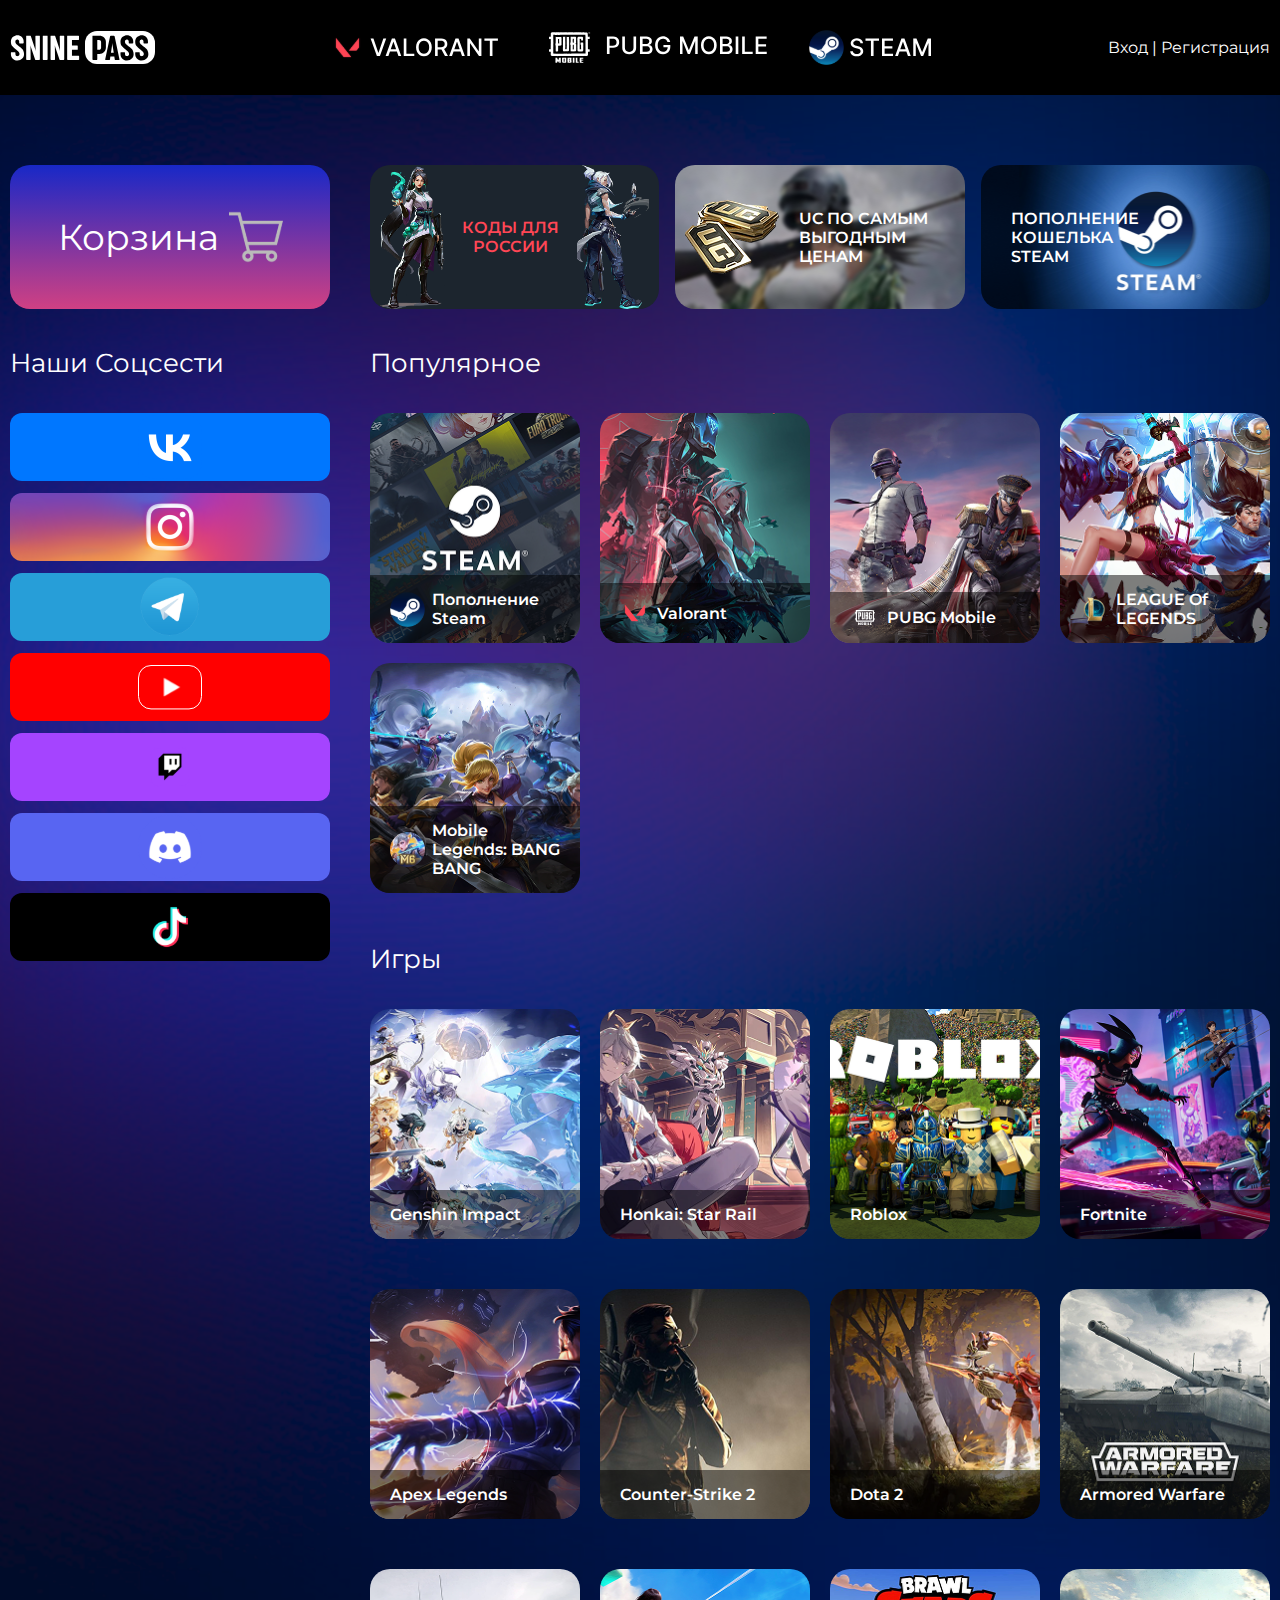
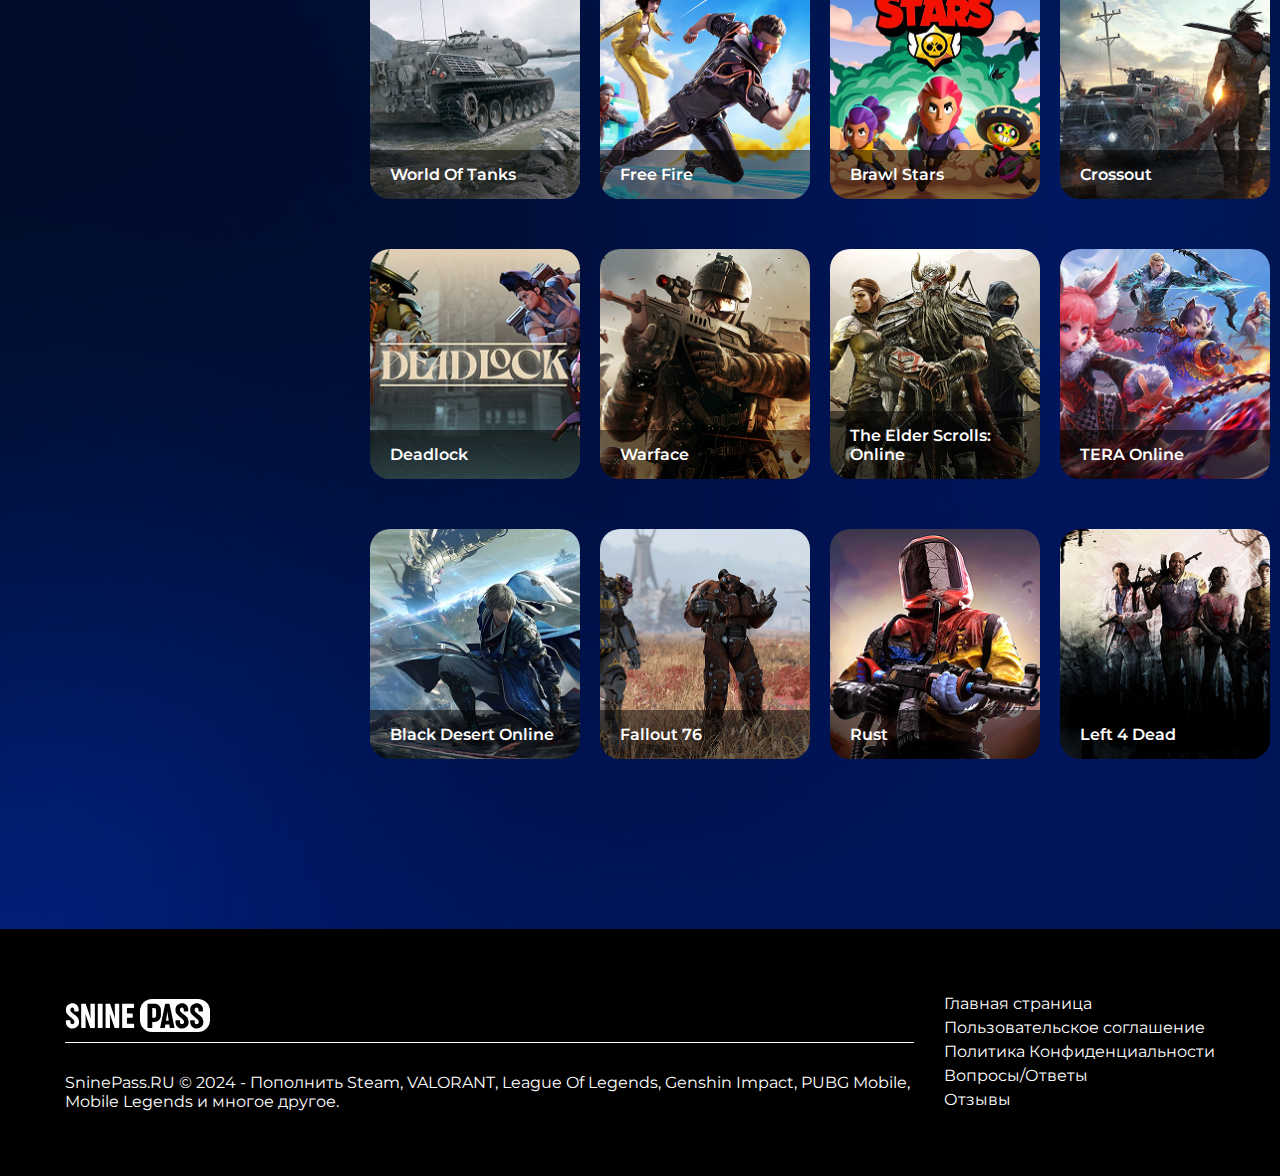
<file: index.html>
<!doctype html>
<html lang="ru">
<head>
    <meta charset="UTF-8">
    <meta name="viewport" content="width=device-width, user-scalable=no, initial-scale=1.0, maximum-scale=1.0, minimum-scale=1.0">
    <meta http-equiv="X-UA-Compatible" content="ie=edge">
    <title>SninePass</title>
    <link rel="preconnect" href="https://fonts.googleapis.com">
    <link rel="preconnect" href="https://fonts.gstatic.com" crossorigin>
    <link href="https://fonts.googleapis.com/css2?family=Montserrat:ital,wght@0,100..900;1,100..900&family=Oswald:wght@200..700&display=swap" rel="stylesheet">
    <link rel="stylesheet" href="./style.css">
</head>
<body>
    <div class="wrapper">
        <header class="header">
            <div class="container">
                <div class="header__root">

                    <div class="header__mobile">
                        <div class="header__burger-button">
                            <img src="./assets/icons/burger.svg" alt="burger">
                        </div>

                        <a href="./index.html" class="header__logo--mobile">
                            <img src="./assets/logo-mobile.svg" alt="logo">
                        </a>
                    </div>

                    <a href="./index.html" class="header__logo">
                        <img src="./assets/logo.svg" alt="logo">
                    </a>

                    <div class="header__banners">
                        <img src="./assets/img/valorant.svg" alt="header-banner" class="header__banner">
                        <img src="./assets/img/pubg-mobile.svg" alt="header-banner" class="header__banner">
                        <img src="./assets/img/steam.svg" alt="header-banner" class="header__banner">
                    </div>

                    <div class="header__auth">Вход | Регистрация</div>

                    <div class="header__basket">
                        <img src="./assets/icons/basket.svg" alt="logo">
                    </div>
                </div>
            </div>
        </header>

        <main class="main">
            <div class="container">
                <div class="layout">
                    <div class="sidebar">
                        <div class="sidebar__content">
                            <a href="./basket.html" class="sidebar__basket-card">
                                Корзина
                                <img src="./assets/icons/basket.svg" alt="basket" class="sidebar__basket-img">
                            </a>

                            <h1 class="sidebar__title">Наши Соцсести</h1>

                            <div class="sidebar__banners">
                               <div class="sidebar__banner vk">
                                   <img src="./assets/icons/vk.svg" alt="vk" class="sidebar__banner-img">
                               </div>

                                <div class="sidebar__banner instagram">
                                    <img src="./assets/icons/instagram.svg" alt="instagram" class="sidebar__banner-img">
                                </div>

                                <div class="sidebar__banner telegram">
                                    <img src="./assets/icons/telegram.svg" alt="telegram" class="sidebar__banner-img">
                                </div>

                                <div class="sidebar__banner youtube">
                                    <img src="./assets/icons/youtube.svg" alt="youtube" class="sidebar__banner-img">
                                </div>

                                <div class="sidebar__banner twitch">
                                    <img src="./assets/icons/twitch.svg" alt="twitch" class="sidebar__banner-img">
                                </div>

                                <div class="sidebar__banner discord">
                                    <img src="./assets/icons/discord.svg" alt="discord" class="sidebar__banner-img">
                                </div>

                                <div class="sidebar__banner tiktok">
                                    <img src="./assets/icons/tiktok.svg" alt="tiktok" class="sidebar__banner-img">
                                </div>
                            </div>
                        </div>
                    </div>
                    <div class="content">
                        <div class="content__head-banners">
                            <a href="./catalog.html" class="content__head-banner codes">
                                <img src="./assets/img/sage.png" alt="sage" class="content__banner-codes-left-img">
                                <span>Коды для России</span>
                                <img src="./assets/img/jett.png" alt="jett" class="content__banner-codes-right-img">
                            </a>

                            <a class="content__head-banner benefit">
                                <div class="content__head-banner-benefit">
                                    <img src="./assets/img/money.png" alt="sage" class="content__banner-benefit">
                                    <span>Uc по самым выгодным ценам</span>
                                </div>
                            </a>

                            <a class="content__head-banner steam">
                                <span>Пополнение кошелька Steam</span>
                            </a>
                        </div>

                        <h1 class="content__title">Популярное</h1>

                        <div class="content__popular-list" id="popular-list-container"></div>

                        <h1 class="content__title">Игры</h1>

                        <div class="content__game-list" id="game-list-container"></div>
                    </div>
                </div>
            </div>
        </main>

        <footer class="footer">
            <div class="container">
                <div class="footer__root">
                    <div class="footer__info">
                        <div class="footer__logo-wrap">
                            <img src="./assets/logo.svg" alt="logo" class="footer__logo">
                        </div>

                        <p class="footer__copyright">SninePass.RU © 2024 - Пополнить Steam, VALORANT, League Of Legends, Genshin Impact, PUBG Mobile, Mobile Legends и многое другое.</p>
                    </div>

                    <div class="footer__menu">
                        <ul class="footer__menu-list">
                            <li class="footer__menu-item">Главная страница</li>
                            <li class="footer__menu-item">Пользовательское соглашение</li>
                            <li class="footer__menu-item">Политика Конфиденциальности</li>
                            <li class="footer__menu-item">Вопросы/Ответы</li>
                            <li class="footer__menu-item">Отзывы</li>
                        </ul>
                    </div>
                </div>
            </div>
        </footer>
    </div>
    <script src="./main.js"></script>
</body>
</html>
</file>
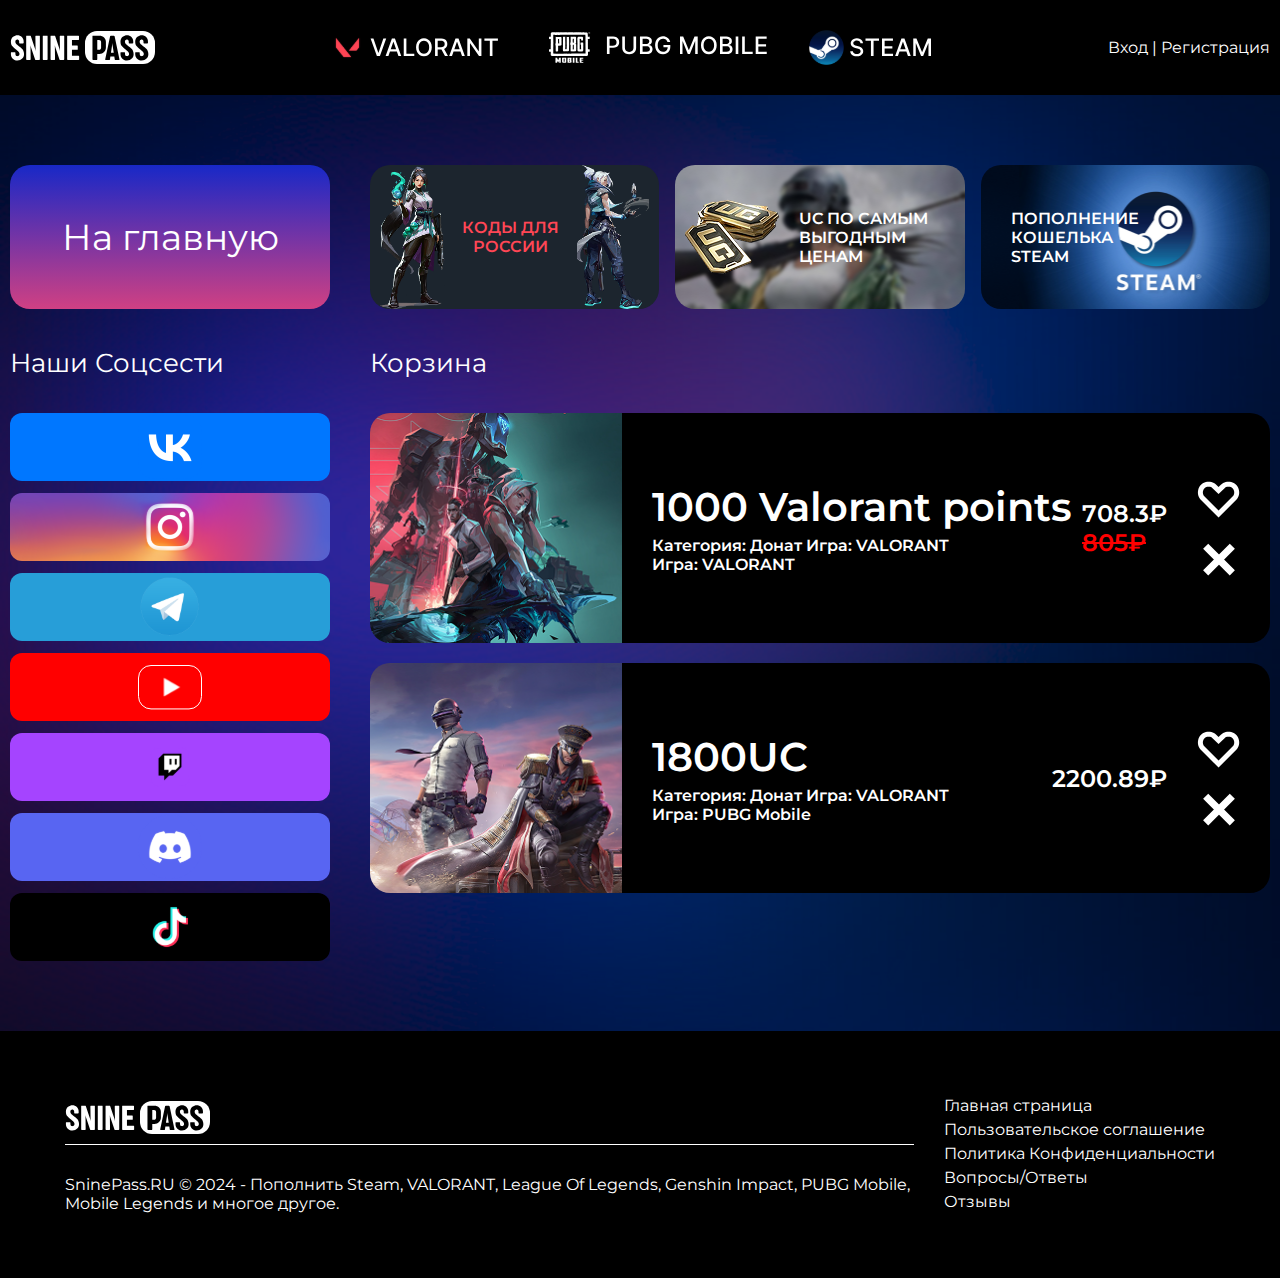
<file: basket.html>
<!doctype html>
<html lang="ru">
<head>
    <meta charset="UTF-8">
    <meta name="viewport" content="width=device-width, user-scalable=no, initial-scale=1.0, maximum-scale=1.0, minimum-scale=1.0">
    <meta http-equiv="X-UA-Compatible" content="ie=edge">
    <title>SninePass</title>
    <link rel="preconnect" href="https://fonts.googleapis.com">
    <link rel="preconnect" href="https://fonts.gstatic.com" crossorigin>
    <link href="https://fonts.googleapis.com/css2?family=Montserrat:ital,wght@0,100..900;1,100..900&family=Oswald:wght@200..700&display=swap" rel="stylesheet">
    <link rel="stylesheet" href="./style.css">
</head>
<body>
<div class="wrapper">
    <header class="header">
        <div class="container">
            <div class="header__root">

                <div class="header__mobile">
                    <div class="header__burger-button">
                        <img src="./assets/icons/burger.svg" alt="burger">
                    </div>

                    <a href="./index.html" class="header__logo--mobile">
                        <img src="./assets/logo-mobile.svg" alt="logo">
                    </a>
                </div>

                <a href="./index.html" class="header__logo">
                    <img src="./assets/logo.svg" alt="logo">
                </a>

                <div class="header__banners">
                    <img src="./assets/img/valorant.svg" alt="header-banner" class="header__banner">
                    <img src="./assets/img/pubg-mobile.svg" alt="header-banner" class="header__banner">
                    <img src="./assets/img/steam.svg" alt="header-banner" class="header__banner">
                </div>

                <div class="header__auth">Вход | Регистрация</div>

                <div class="header__basket">
                    <img src="./assets/icons/basket.svg" alt="logo">
                </div>
            </div>
        </div>
    </header>

    <main class="main">
        <div class="container">
            <div class="layout">
                <div class="sidebar">
                    <div class="sidebar__content">
                        <a href="index.html" class="sidebar__basket-card">
                            На главную
                        </a>

                        <h1 class="sidebar__title">Наши Соцсести</h1>

                        <div class="sidebar__banners">
                            <div class="sidebar__banner vk">
                                <img src="./assets/icons/vk.svg" alt="vk" class="sidebar__banner-img">
                            </div>

                            <div class="sidebar__banner instagram">
                                <img src="./assets/icons/instagram.svg" alt="instagram" class="sidebar__banner-img">
                            </div>

                            <div class="sidebar__banner telegram">
                                <img src="./assets/icons/telegram.svg" alt="telegram" class="sidebar__banner-img">
                            </div>

                            <div class="sidebar__banner youtube">
                                <img src="./assets/icons/youtube.svg" alt="youtube" class="sidebar__banner-img">
                            </div>

                            <div class="sidebar__banner twitch">
                                <img src="./assets/icons/twitch.svg" alt="twitch" class="sidebar__banner-img">
                            </div>

                            <div class="sidebar__banner discord">
                                <img src="./assets/icons/discord.svg" alt="discord" class="sidebar__banner-img">
                            </div>

                            <div class="sidebar__banner tiktok">
                                <img src="./assets/icons/tiktok.svg" alt="tiktok" class="sidebar__banner-img">
                            </div>
                        </div>
                    </div>
                </div>
                <div class="content">
                    <div class="content__head-banners">
                        <a href="./catalog.html" class="content__head-banner codes">
                            <img src="./assets/img/sage.png" alt="sage" class="content__banner-codes-left-img">
                            <span>Коды для России</span>
                            <img src="./assets/img/jett.png" alt="jett" class="content__banner-codes-right-img">
                        </a>

                        <div class="content__head-banner benefit">
                            <div class="content__head-banner-benefit">
                                <img src="./assets/img/money.png" alt="sage" class="content__banner-benefit">
                                <span>Uc по самым выгодным ценам</span>
                            </div>
                        </div>

                        <div class="content__head-banner steam">
                            <span>Пополнение кошелька Steam</span>
                        </div>
                    </div>

                    <h1 class="content__title">Корзина</h1>

                    <ul class="content__basket-list" id="basket-list-container">
                        <li class="content__basket-item">
                            <a class="basket-card">
                                <img src="./assets/img/card-valorant-back.png" alt="valorant" class="basket-card__img">
                                <div class="basket-card__content">
                                    <div class="basket-card__info">
                                        <span class="basket-card__points">1000 Valorant points</span>
                                        <span class="basket-card__category">Категория: Донат Игра: VALORANT</span>
                                        <span class="basket-card__game">Игра: VALORANT</span>
                                    </div>

                                    <div class="basket-card__right">
                                        <div class="basket-card__price">
                                            <span class="basket-card__new-price">708.3₽</span>
                                            <span class="basket-card__old-price">805₽</span>
                                        </div>

                                        <div class="basket-card__actions">
                                            <img src="./assets/icons/like.svg" alt="like" class="basket-card__like">
                                            <img src="./assets/icons/close.svg" alt="like" class="basket-card__delete">
                                        </div>
                                    </div>
                                </div>
                            </a>

                            <a class="basket-card-mobile valorant">
                                <img src="./assets/icons/like.svg" alt="like" class="catalog-card__basket">
                                <p class="catalog-card__content">1000VP</p>
                                <div class="catalog-card__bottom">
                                    <div class="basket-card__price">
                                        <span class="basket-card__new-price">708.3₽</span>
                                        <span class="basket-card__old-price">805₽</span>
                                    </div>
                                    <img src="./assets/icons/close.svg" alt="russian" class="basket-card__delete">
                                </div>
                            </a>
                        </li>

                        <li class="content__basket-item">
                            <a class="basket-card">
                                <img src="./assets/img/card-pubg-mobile-back.png" alt="valorant" class="basket-card__img">
                                <div class="basket-card__content">
                                    <div class="basket-card__info">
                                        <span class="basket-card__points">1800UC</span>
                                        <span class="basket-card__category">Категория: Донат Игра: VALORANT</span>
                                        <span class="basket-card__game">Игра: PUBG Mobile</span>
                                    </div>

                                    <div class="basket-card__right">
                                        <div class="basket-card__price">
                                            <span class="basket-card__new-price">2200.89₽</span>
                                        </div>

                                        <div class="basket-card__actions">
                                            <img src="./assets/icons/like.svg" alt="like" class="basket-card__like">
                                            <img src="./assets/icons/close.svg" alt="like" class="basket-card__delete">
                                        </div>
                                    </div>
                                </div>

                                <a class="basket-card-mobile pubg">
                                    <img src="./assets/icons/like.svg" alt="like" class="catalog-card__basket">
                                    <p class="catalog-card__content">1800UC</p>
                                    <div class="catalog-card__bottom">
                                        <div class="basket-card__price">
                                            <span class="basket-card__new-price">2200.89₽</span>
                                        </div>
                                        <img src="./assets/icons/close.svg" alt="russian" class="basket-card__delete">
                                    </div>
                                </a>
                            </a>
                        </li>
                    </ul>
                </div>
            </div>
        </div>
    </main>

    <footer class="footer">
        <div class="container">
            <div class="footer__root">
                <div class="footer__info">
                    <div class="footer__logo-wrap">
                        <img src="./assets/logo.svg" alt="logo" class="footer__logo">
                    </div>

                    <p class="footer__copyright">SninePass.RU © 2024 - Пополнить Steam, VALORANT, League Of Legends, Genshin Impact, PUBG Mobile, Mobile Legends и многое другое.</p>
                </div>

                <div class="footer__menu">
                    <ul class="footer__menu-list">
                        <li class="footer__menu-item">Главная страница</li>
                        <li class="footer__menu-item">Пользовательское соглашение</li>
                        <li class="footer__menu-item">Политика Конфиденциальности</li>
                        <li class="footer__menu-item">Вопросы/Ответы</li>
                        <li class="footer__menu-item">Отзывы</li>
                    </ul>
                </div>
            </div>
        </div>
    </footer>
</div>
<script src="./main.js"></script>
</body>
</html>
</file>
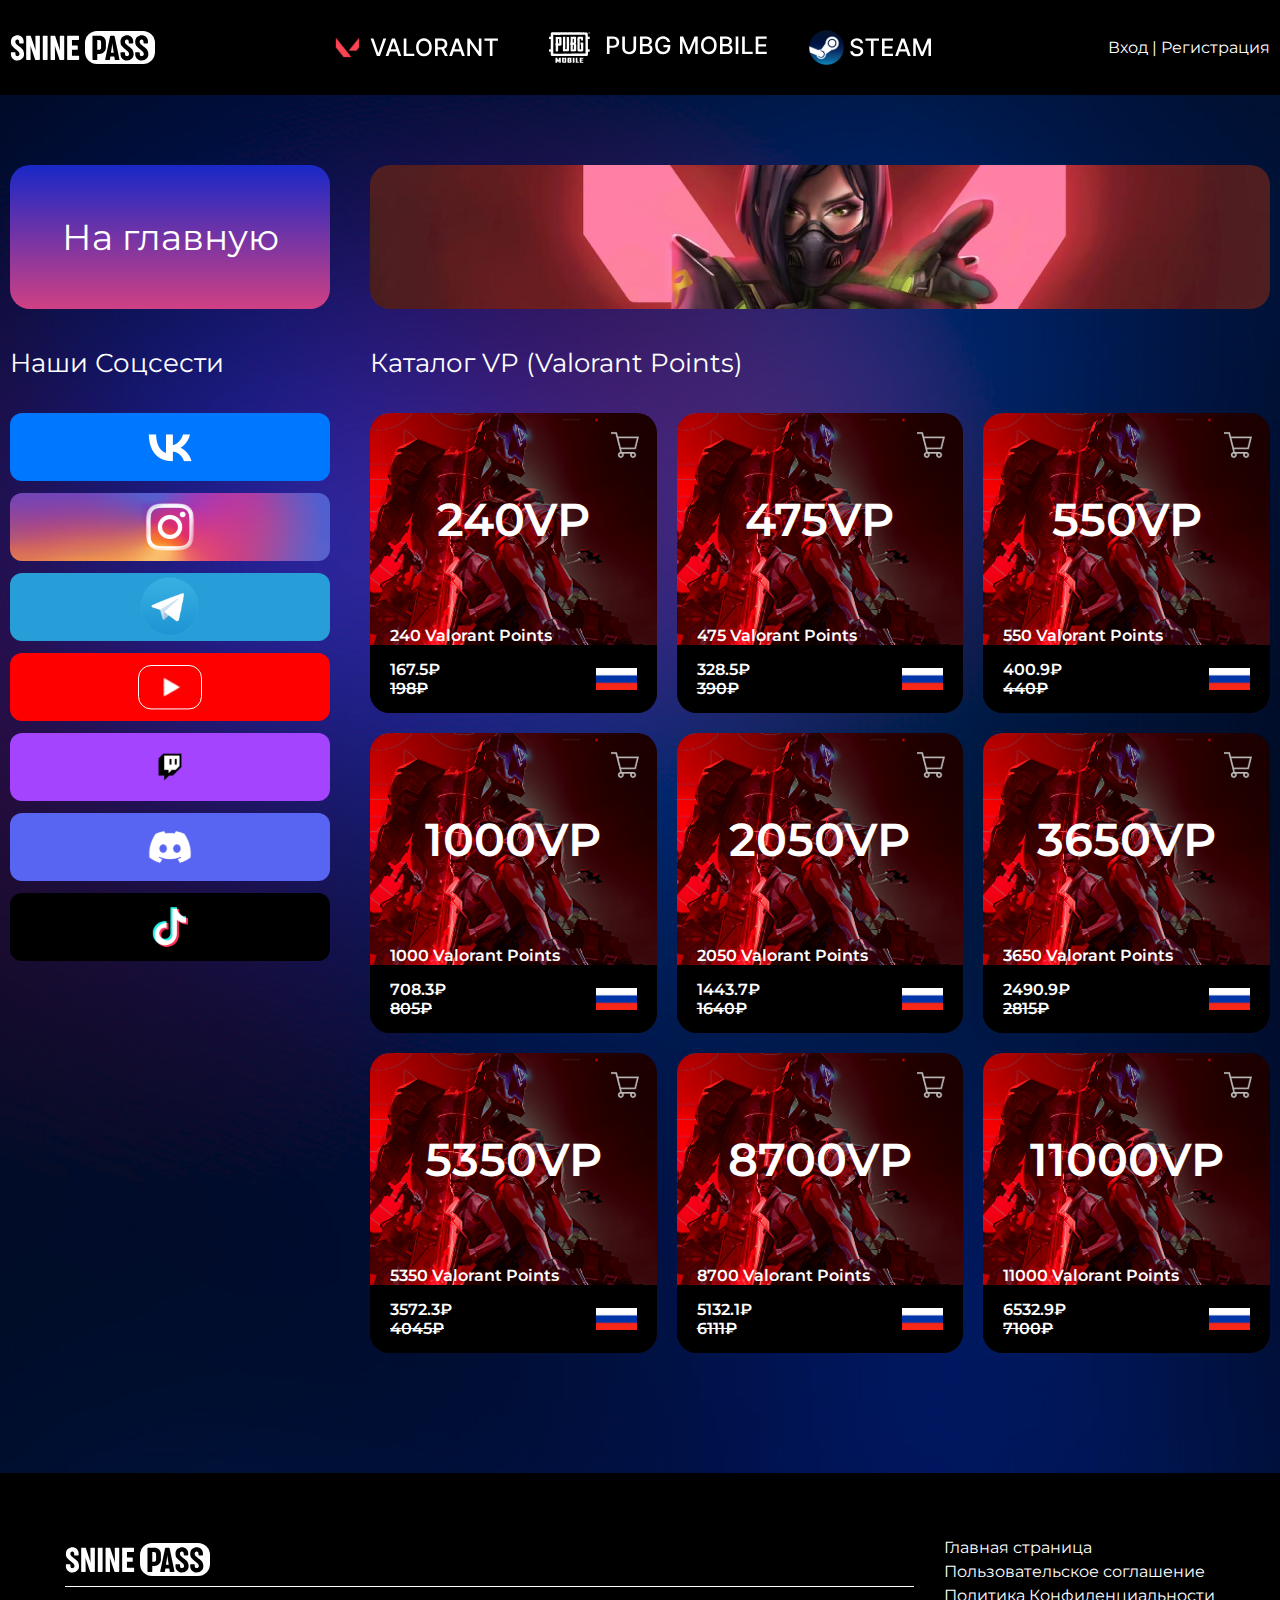
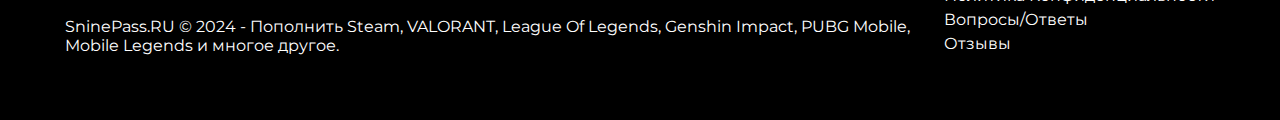
<file: catalog.html>
<!doctype html>
<html lang="ru">
<head>
    <meta charset="UTF-8">
    <meta name="viewport" content="width=device-width, user-scalable=no, initial-scale=1.0, maximum-scale=1.0, minimum-scale=1.0">
    <meta http-equiv="X-UA-Compatible" content="ie=edge">
    <title>SninePass</title>
    <link rel="preconnect" href="https://fonts.googleapis.com">
    <link rel="preconnect" href="https://fonts.gstatic.com" crossorigin>
    <link href="https://fonts.googleapis.com/css2?family=Montserrat:ital,wght@0,100..900;1,100..900&family=Oswald:wght@200..700&display=swap" rel="stylesheet">
    <link rel="stylesheet" href="style.css">
</head>
<body>
<div class="wrapper">
    <header class="header">
        <div class="container">
            <div class="header__root">

                <div class="header__mobile">
                    <div class="header__burger-button">
                        <img src="assets/icons/burger.svg" alt="burger">
                    </div>

                    <a href="./index.html" class="header__logo--mobile">
                        <img src="assets/logo-mobile.svg" alt="logo">
                    </a>
                </div>

                <a href="./index.html" class="header__logo">
                    <img src="./assets/logo.svg" alt="logo">
                </a>

                <div class="header__banners">
                    <img src="assets/img/valorant.svg" alt="header-banner" class="header__banner">
                    <img src="assets/img/pubg-mobile.svg" alt="header-banner" class="header__banner">
                    <img src="assets/img/steam.svg" alt="header-banner" class="header__banner">
                </div>

                <div class="header__auth">Вход | Регистрация</div>

                <div class="header__basket">
                    <img src="assets/icons/basket.svg" alt="logo">
                </div>
            </div>
        </div>
    </header>

    <main class="main">
        <div class="container">
            <div class="layout">
                <div class="sidebar">
                    <div class="sidebar__content">
                        <a href="index.html" class="sidebar__basket-card">
                            На главную
                        </a>

                        <h1 class="sidebar__title">Наши Соцсести</h1>

                        <div class="sidebar__banners">
                            <div class="sidebar__banner vk">
                                <img src="assets/icons/vk.svg" alt="vk" class="sidebar__banner-img">
                            </div>

                            <div class="sidebar__banner instagram">
                                <img src="assets/icons/instagram.svg" alt="instagram" class="sidebar__banner-img">
                            </div>

                            <div class="sidebar__banner telegram">
                                <img src="assets/icons/telegram.svg" alt="telegram" class="sidebar__banner-img">
                            </div>

                            <div class="sidebar__banner youtube">
                                <img src="assets/icons/youtube.svg" alt="youtube" class="sidebar__banner-img">
                            </div>

                            <div class="sidebar__banner twitch">
                                <img src="assets/icons/twitch.svg" alt="twitch" class="sidebar__banner-img">
                            </div>

                            <div class="sidebar__banner discord">
                                <img src="assets/icons/discord.svg" alt="discord" class="sidebar__banner-img">
                            </div>

                            <div class="sidebar__banner tiktok">
                                <img src="assets/icons/tiktok.svg" alt="tiktok" class="sidebar__banner-img">
                            </div>
                        </div>
                    </div>
                </div>
                <div class="content">
                    <div class="content__head-banners">
                        <div class="content__head-banner catalog"></div>
                    </div>

                    <h1 class="content__title">Каталог VP (Valorant Points)</h1>

                    <div class="content__catalog-list" id="catalog-list-container"></div>
                </div>
            </div>
        </div>
    </main>

    <footer class="footer">
        <div class="container">
            <div class="footer__root">
                <div class="footer__info">
                    <div class="footer__logo-wrap">
                        <img src="assets/logo.svg" alt="logo" class="footer__logo">
                    </div>

                    <p class="footer__copyright">SninePass.RU © 2024 - Пополнить Steam, VALORANT, League Of Legends, Genshin Impact, PUBG Mobile, Mobile Legends и многое другое.</p>
                </div>

                <div class="footer__menu">
                    <ul class="footer__menu-list">
                        <li class="footer__menu-item">Главная страница</li>
                        <li class="footer__menu-item">Пользовательское соглашение</li>
                        <li class="footer__menu-item">Политика Конфиденциальности</li>
                        <li class="footer__menu-item">Вопросы/Ответы</li>
                        <li class="footer__menu-item">Отзывы</li>
                    </ul>
                </div>
            </div>
        </div>
    </footer>
</div>

<script src="main.js"></script>
</body>
</html>
</file>
<file: style.css>
/* Reset and base styles  */
* {
    padding: 0px;
    margin: 0px;
    border: none;
}

*,
*::before,
*::after {
    box-sizing: border-box;
}

/* Links */

a, a:link, a:visited  {
    text-decoration: none;
}

a:hover  {
    text-decoration: none;
}

/* Common */

aside, nav, footer, header, section, main {
    display: block;
}

h1, h2, h3, h4, h5, h6, p {
    font-size: inherit;
    font-weight: inherit;
}

ul, ul li {
    list-style: none;
}

img {
    vertical-align: top;
}

img, svg {
    max-width: 100%;
    height: auto;
}

address {
    font-style: normal;
}

/* Form */

input, textarea, button, select {
    font-family: inherit;
    font-size: inherit;
    color: inherit;
    background-color: transparent;
}

input::-ms-clear {
    display: none;
}

button, input[type="submit"] {
    display: inline-block;
    box-shadow: none;
    background-color: transparent;
    background: none;
    cursor: pointer;
}

input:focus, input:active,
button:focus, button:active {
    outline: none;
}

button::-moz-focus-inner {
    padding: 0;
    border: 0;
}

label {
    cursor: pointer;
}

legend {
    display: block;
}

input[type='file'] {
    max-width: 100%;
}

.container {
    max-width: 1780px;
    margin: 0 auto;
    padding: 10px;
}

html, body {
    height: 100%;
}

body {
    font-family: "Montserrat", sans-serif;
    display: flex;
    flex-direction: column;
    color: rgba(255, 255, 255, 1);
}

.wrapper {
    min-height: 100%;
    display: flex;
    flex-direction: column;
}

.main {
    flex: 1 1 auto;
    background: url("./assets/img/background.png") no-repeat top / cover;
}

.header {
    padding: 16px 0;
    background: rgba(0, 0, 0, 1);
}
.header__root {
    display: flex;
    align-items: center;
    justify-content: space-between;
}
.header__mobile {
    display: none;
    align-items: center;
}
.header__burger-button {
    display: flex;
    cursor: pointer;
    margin-right: 10px;
}
.header__logo--mobile {
    width: 27px;
    height: 38px;
}
.header__logo {
    width: 145px;
    height: 43px;
    cursor: pointer;
}
.header__banners {
    display: flex;
    align-items: center;
}
.header__banner {
    cursor: pointer;
}
.header__banner:not(:last-child) {
    margin-right: 40px;
}
.header__auth {
    cursor: pointer;
}
.header__basket {
    display: none;
    width: 25px;
    height: 25px;
}
.layout {
    width: 100%;
    display: flex;
    justify-content: space-between;
    padding: 60px 0;
}
.sidebar {
    width: 320px;
    margin-right: 40px;
}
.content {
    flex: 1;
}
.sidebar__basket-card {
    width: 100%;
    height: 144px;
    display: flex;
    color: #fff;
    align-items: center;
    justify-content: center;
    font-size: 36px;
    background: linear-gradient(180deg, #1828C7 0%, #D04083 100%);
    border-radius: 20px;
    cursor: pointer;
    margin-bottom: 38px;
}
.sidebar__basket-img {
    width: 64px;
    height: 64px;
    padding-left: 10px;
}
.sidebar__title {
    font-size: 26px;
    margin-bottom: 34px;
}
.sidebar__banners {
    display: flex;
    flex-direction: column;
}
.sidebar__banner {
    width: 100%;
    height: 68px;
    display: flex;
    justify-content: center;
    align-items: center;
    border-radius: 12px;
    overflow: hidden;
    cursor: pointer;
}
.sidebar__banner:not(:last-child) {
    margin-bottom: 12px;
}
.sidebar__banner-img {

}
.sidebar__banner.instagram .sidebar__banner-img {
    width: 100%;
}
.sidebar__banner.vk {
    background: rgba(0, 119, 255, 1);
}
.sidebar__banner.telegram {
    background: rgba(39, 158, 216, 1);
}
.sidebar__banner.youtube {
    background: rgba(255, 0, 0, 1);
}
.sidebar__banner.twitch {
    background: rgba(165, 68, 255, 1);
}
.sidebar__banner.discord {
    background: rgba(88, 101, 242, 1);
}
.sidebar__banner.tiktok {
    background: rgba(0, 0, 0, 1);
}

.content__head-banners {
    display: flex;
    margin-bottom: 38px;
}
.content__head-banner {
    width: 100%;
    height: 144px;
    border-radius: 20px;
    display: flex;
    align-items: center;
    justify-content: center;
    cursor: pointer;
    padding: 0 10px;
}
.content__head-banner:not(:last-child) {
    margin-right: 16px;
}
.content__head-banner.codes {
    background: #1C252E;
}
.content__head-banner.catalog {
    background: url("./assets/img/catalog-back-card.png") no-repeat center / cover;
}
.content__head-banner.codes span {
    flex: 1;
    text-align: center;
    text-transform: uppercase;
    color: rgba(255, 70, 85, 1);
    font-weight: 600;
}
.content__banner-codes-left-img {
    width: 24%;
    height: 100%;
    object-fit: cover;
    object-position: top;
}
.content__banner-codes-right-img {
    width: 27%;
    height: 100%;
    object-fit: cover;
    object-position: top;
}
.content__head-banner.benefit {
    background: url("./assets/img/background-benefit.png") no-repeat center / cover;
}
.content__head-banner-benefit {
    width: 100%;
    display: flex;
    align-items: center;
}
.content__banner-benefit {
    margin-right: 20px;
}
.content__head-banner-benefit span {
    max-width: 60%;
    text-transform: uppercase;
    color: #fff;
    font-weight: 600;
}
.content__head-banner.steam {
    justify-content: start;
    background: url("./assets/img/back-steam.png") no-repeat right / cover;
}
.content__head-banner.steam span {
    text-transform: uppercase;
    color: #fff;
    padding-left: 20px;
    font-weight: 600;
    max-width: 40%;
}

.content__title {
    font-size: 26px;
    margin-bottom: 34px;
}

.content__popular-list {
    display: grid;
    grid-template-columns: 1fr 1fr 1fr 1fr;
    gap: 20px;
    margin-bottom: 50px;
}

.app-card {
    height: 230px;
    border-radius: 20px;
    display: flex;
    flex-direction: column;
    justify-content: flex-end;
    cursor: pointer;
}
.app-card__bottom {
    padding: 15px 20px;
    background: rgba(0, 0, 0, 0.5);
    border-bottom-left-radius: 20px;
    border-bottom-right-radius: 20px;
    display: flex;
    align-items: center;
}
.app-card__img {
    margin-right: 7px;
}
.app-card span {
    font-weight: 600;;
}

.app-card.steam {
    background: url("./assets/img/card-steam-back.png") no-repeat center / cover;
}
.app-card.valorant {
    background: url("./assets/img/card-valorant-back.png") no-repeat center / cover;
}
.app-card.pubg-mobile {
    background: url("./assets/img/card-pubg-mobile-back.png") no-repeat center / cover;
}
.app-card.lol {
    background: url("./assets/img/card-lol-back.png") no-repeat center / cover;
}
.app-card.mobile-legends {
    background: url("./assets/img/card-mobile-legends-back.png") no-repeat center / cover;
}


.content__game-list {
    display: grid;
    grid-template-columns: 1fr 1fr 1fr 1fr;
    grid-row-gap: 50px;
    grid-column-gap: 20px;
    margin-bottom: 100px;
}
.app-card.genshin-impact {
    background: url("./assets/img/genshin-impact.png") no-repeat center / cover;
}
.app-card.Honkai-Star-Rail {
    background: url("./assets/img/Honkai-Star-Rail.png") no-repeat center / cover;
}
.app-card.Roblox {
    background: url("./assets/img/Roblox.png") no-repeat center / cover;
}
.app-card.Fortnite {
    background: url("./assets/img/Fortnite.png") no-repeat center / cover;
}
.app-card.Apex-Legends {
    background: url("./assets/img/Apex-Legends.png") no-repeat center / cover;
}
.app-card.Counter-Strike-2 {
    background: url("./assets/img/Counter-Strike-2.png") no-repeat center / cover;
}
.app-card.Dota-2 {
    background: url("./assets/img/Dota-2.png") no-repeat center / cover;
}
.app-card.Armored-Warfare {
    background: url("./assets/img/Armored-Warfare.png") no-repeat center / cover;
}
.app-card.World-Of-Tanks {
    background: url("./assets/img/World-Of-Tanks.png") no-repeat center / cover;
}
.app-card.Free-Fire {
    background: url("./assets/img/Free-Fire.png") no-repeat center / cover;
}
.app-card.Brawl-Stars {
    background: url("./assets/img/Brawl-Stars.png") no-repeat center / cover;
}
.app-card.Crossout {
    background: url("./assets/img/Crossout.png") no-repeat center / cover;
}
.app-card.Deadlock {
    background: url("./assets/img/Deadlock.png") no-repeat center / cover;
}
.app-card.Warface {
    background: url("./assets/img/Warface.png") no-repeat center / cover;
}
.app-card.The-Elder-Scrolls-Online {
    background: url("./assets/img/The-Elder-Scrolls-Online.png") no-repeat center / cover;
}
.app-card.TERA-Online {
    background: url("./assets/img/TERA-Online.png") no-repeat center / cover;
}
.app-card.Black-Desert-Online {
    background: url("./assets/img/Black-Desert-Online.png") no-repeat center / cover;
}
.app-card.Fallout-76 {
    background: url("./assets/img/Fallout-76.png") no-repeat center / cover;
}
.app-card.Rust {
    background: url("./assets/img/Rust.png") no-repeat center / cover;
}
.app-card.Left-4-Dead {
    background: url("./assets/img/Left-4-Dead.png") no-repeat center / cover;
}

.footer {
    background-color: #000;
    padding: 55px;
}
.footer__root {
    display: flex;
    justify-content: space-between;
}
.footer__info {
    flex: 1;
    padding-right: 30px;
}
.footer__logo-wrap {
    width: 100% ;
    padding-bottom: 5px;
    border-bottom: 1px solid #fff;
    margin-bottom: 30px;
}
.footer__logo {
    width: 145px;
    height: 43px;
    cursor: pointer;
}
.footer__menu {
    display: flex;
    flex-direction: column;
}
.footer__menu-item {
    cursor: pointer;
}
.footer__menu-item:not(:last-child) {
    margin-bottom: 5px;
}

/*Catalog*/
.content__catalog-list {
    display: grid;
    grid-template-columns: 1fr 1fr 1fr;
    gap: 20px;
    margin-bottom: 50px;
}
.catalog-card {
    position: relative;
    height: 300px;
    border-radius: 20px;
    display: flex;
    background: url("./assets/img/valorant-point.png") no-repeat top / cover;
    flex-direction: column;
    justify-content: flex-end;
    cursor: pointer;
    color: #fff;
}
.catalog-card__basket {
    position: absolute;
    right: 18px;
    top: 18px;
    width: 28px;
    height: 28px;
}
.catalog-card__content {
    width: 100%;
    display: flex;
    justify-content: center;
    align-items: center;
    height: 100%;
    font-size: 46px;
    font-weight: 600;
}
.catalog-card__name {
    padding-left: 20px;
    font-weight: 600;
}
.catalog-card__bottom {
    padding: 15px 20px;
    background: rgba(0, 0, 0, 1);
    border-bottom-left-radius: 20px;
    border-bottom-right-radius: 20px;
    display: flex;
    align-items: center;
    justify-content: space-between;
}
.catalog-card__price {
    display: flex;
    flex-direction: column;
    font-weight: 600;
}
.catalog-card__old-price {
    text-decoration: line-through;
}


.content__basket-item:not(:last-child) {
    margin-bottom: 20px;
}
.basket-card {
    width: 100%;
    height: 230px;
    display: flex;
}
.basket-card__img {
    border-top-left-radius: 20px;
    border-bottom-left-radius: 20px;
    object-fit: cover;
    width: 28%;
    height: 100%;
}
.basket-card__content {
    width: 100%;
    height: 100%;
    background: #000;
    border-top-right-radius: 20px;
    border-bottom-right-radius: 20px;
    padding: 10px 30px;
    display: flex;
    justify-content: space-between;
    align-items: center;
}
.basket-card__info {
    display: flex;
    flex-direction: column;
}
.basket-card__points {
    margin-bottom: 5px;
    font-size: 40px;
    font-weight: 600;
}
.basket-card__category,
.basket-card__game {
    font-weight: 600;
}
.basket-card__right {
    display: flex;
    align-items: center;
}
.basket-card__price {
    display: flex;
    flex-direction: column;
    font-size: 24px;
    font-weight: 600;
    margin-right: 30px;
}
.basket-card__new-price {
    color: #fff;
}
.basket-card__old-price {
    color: #FF0000;
    text-decoration: line-through;
}
.basket-card__actions {
    display: flex;
    flex-direction: column;
    justify-content: space-between;
    align-items: center;
    height: 100%;
}
.basket-card__like {
    margin-bottom: 25px;
    cursor: pointer;
}
.basket-card__delete {
    cursor: pointer;
}

.basket-card-mobile {
    display: none;
    position: relative;
    height: 200px;
    border-radius: 20px;

    flex-direction: column;
    justify-content: flex-end;
    cursor: pointer;
    color: #fff;
}
.basket-card-mobile.valorant {
    background: url("./assets/img/card-valorant-back.png") no-repeat top / cover;
}
.basket-card-mobile .basket-card__price {
    display: flex;
    flex-direction: row;
    align-items: start;
}
.basket-card-mobile .basket-card__old-price {
    font-size: 16px;
}
.basket-card-mobile .basket-card__delete {
    width: 22px;
    height: 22px;
}

.basket-card-mobile.pubg {
    background: url("./assets/img/card-pubg-mobile-back.png") no-repeat top / cover;
}
@media (max-width: 1140px) {
    .container {
        padding: 10px 20px;
    }
    .header__mobile {
        display: flex;
    }
    .header__basket {
        display: block;
    }
    .header__logo,
    .header__banners,
    .header__auth {
        display: none;
    }

    .layout {
        flex-direction: column;
        padding: 30px 0;
    }

    .sidebar,
    .content__head-banner.benefit,
    .content__head-banner.steam {
        display: none;
    }

    .content__popular-list {
        grid-template-columns: 1fr 1fr;
    }

    .content__game-list {
        grid-template-columns: 1fr 1fr;
        grid-row-gap: 20px;
        margin-bottom: 30px;
    }

    .footer {
        padding: 20px;
        background: #00155A;
    }
    .footer__root {
        flex-direction: column;
    }
    .footer__info {
        padding-right: 0;
    }
    .footer__logo-wrap {
        margin-bottom: 10px;
        display: flex;
        justify-content: center;
    }
    .footer__copyright {
        display: none;
    }
    .footer__menu-item:not(:last-child) {
        margin-bottom: 20px;
    }
    .footer__menu {
        border-bottom: 1px solid #fff;
        padding: 15px 0;
        margin-bottom: 25px;
    }
    .sidebar__basket-card {
        display: none;
    }
    .sidebar__title {
        text-align: center;
    }

    .content__catalog-list {
        grid-template-columns: 1fr 1fr;
    }

    .basket-card {
        display: none;
    }
    .basket-card-mobile {
        display: flex;
    }
}

@media (max-width: 500px) {
    .catalog-card__content {
        font-size: 28px;
    }
    .catalog-card__name,
    .catalog-card__price {
        font-size: 13px;
    }
}
</file>
